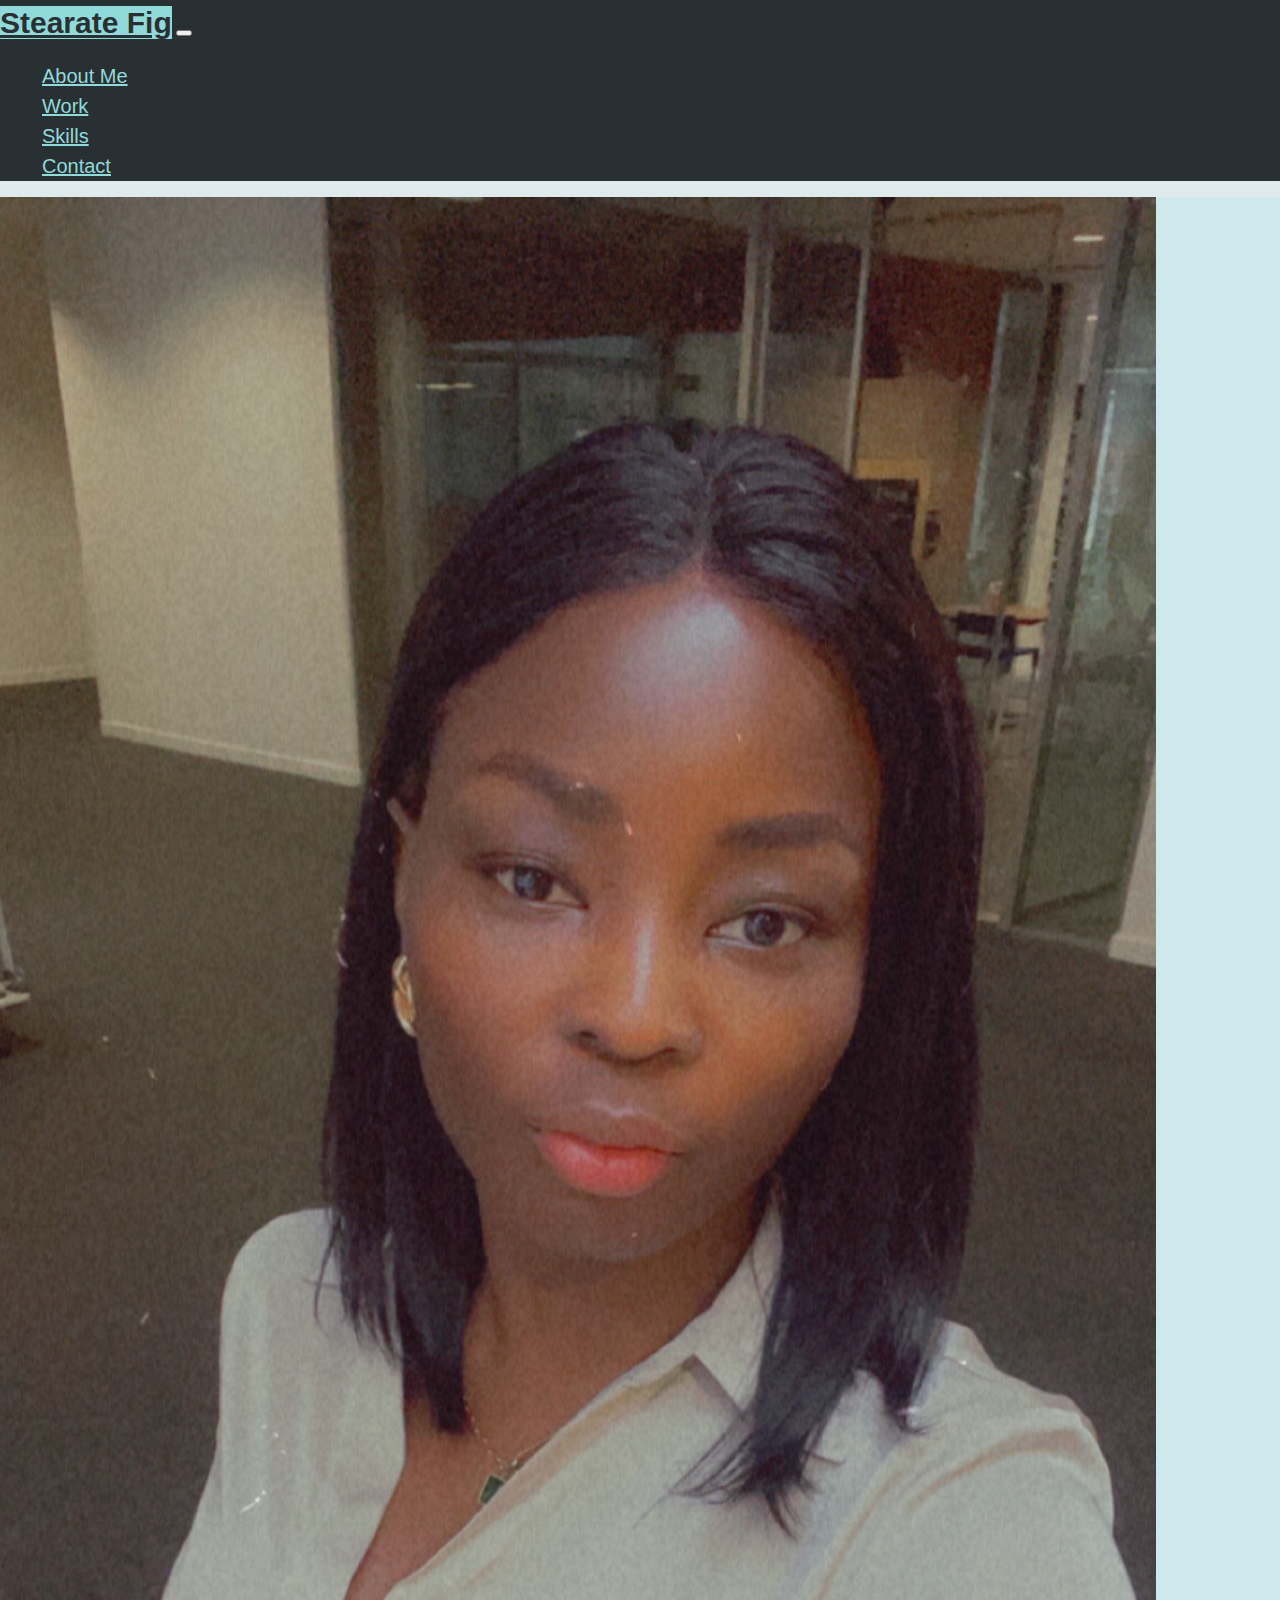
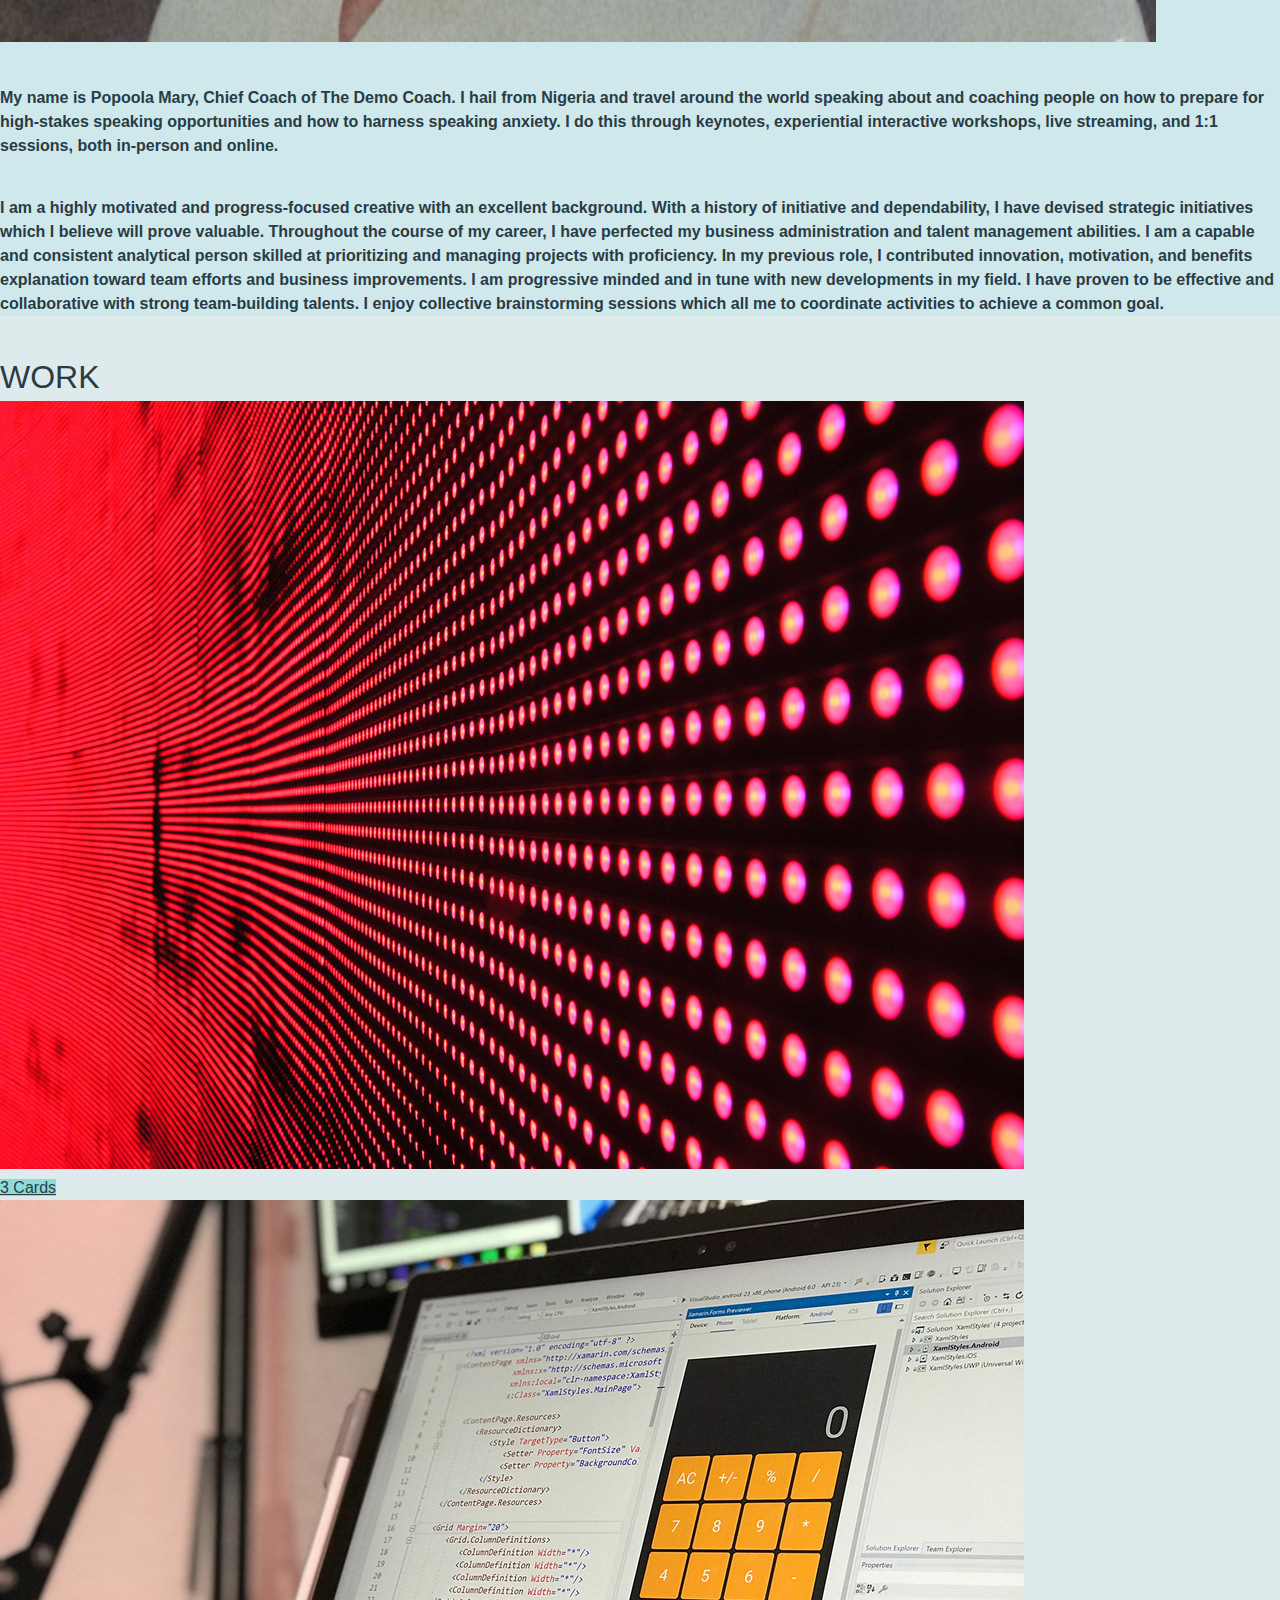
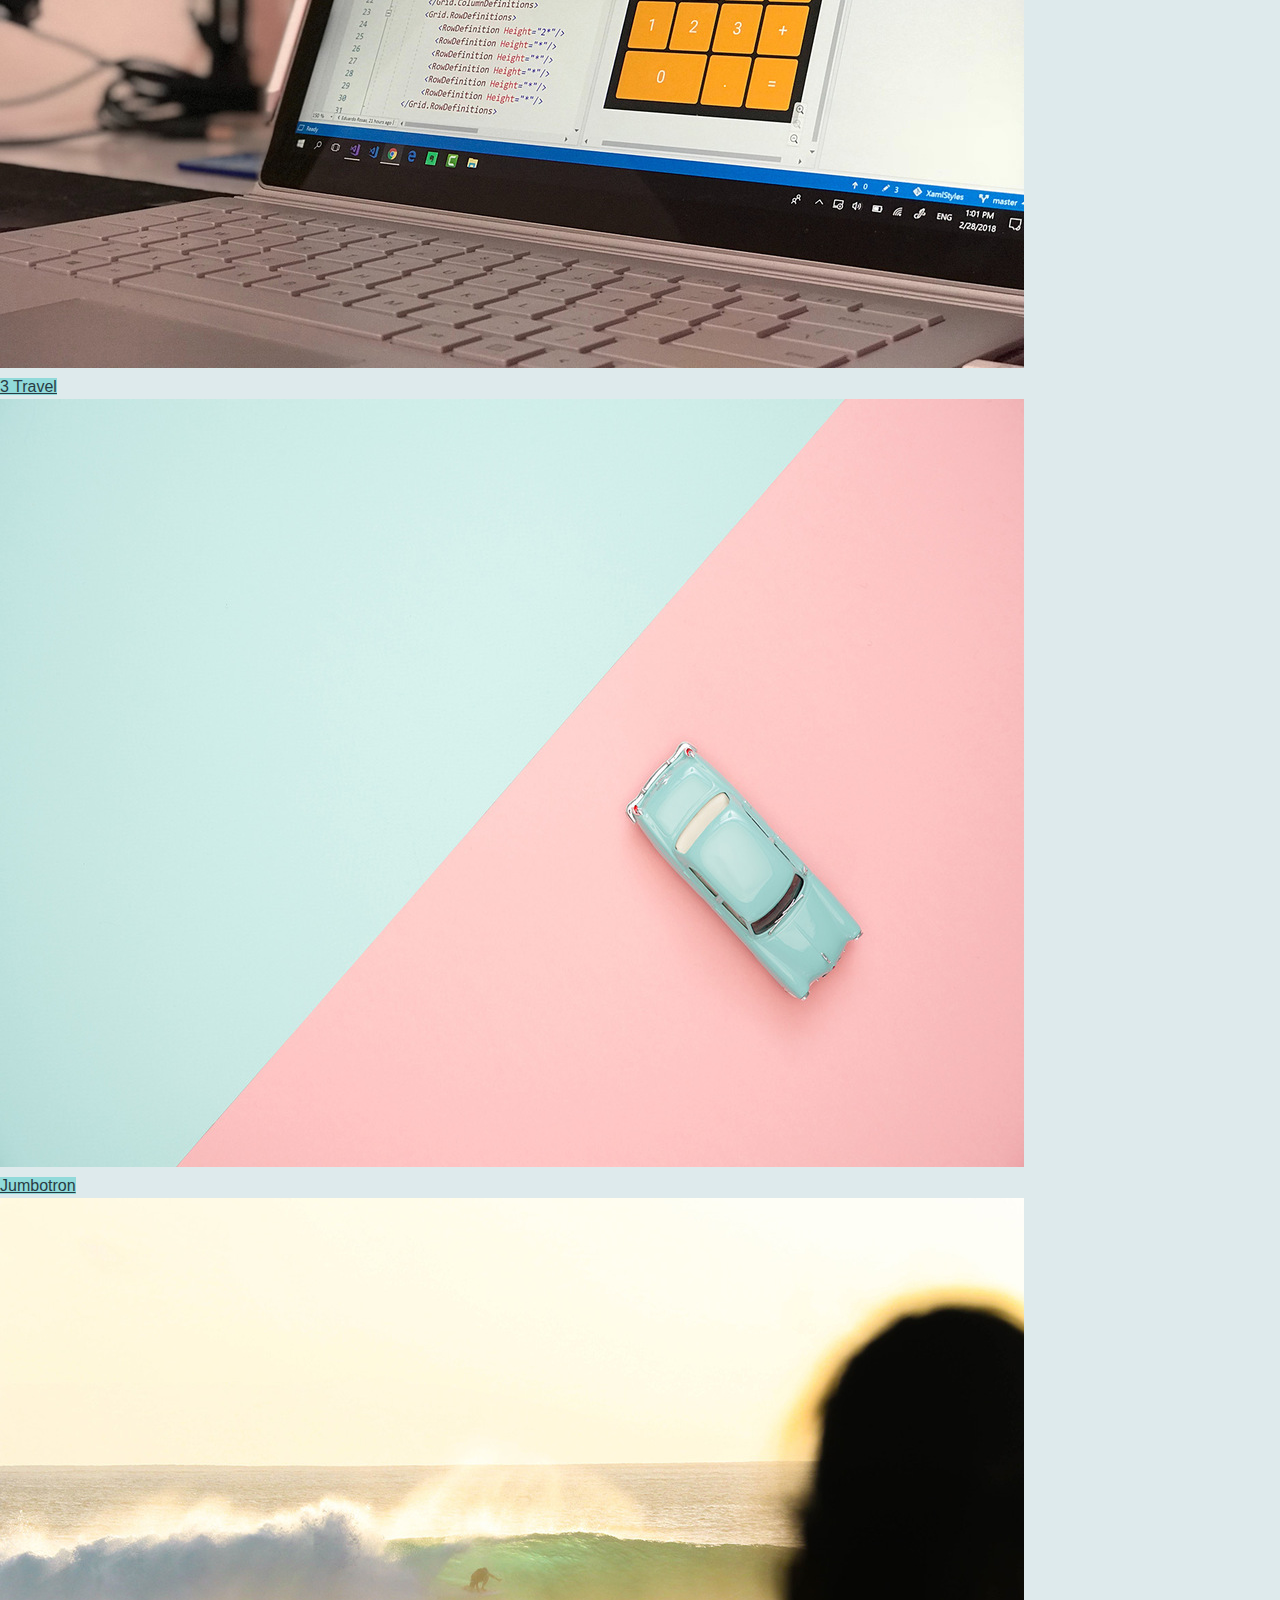
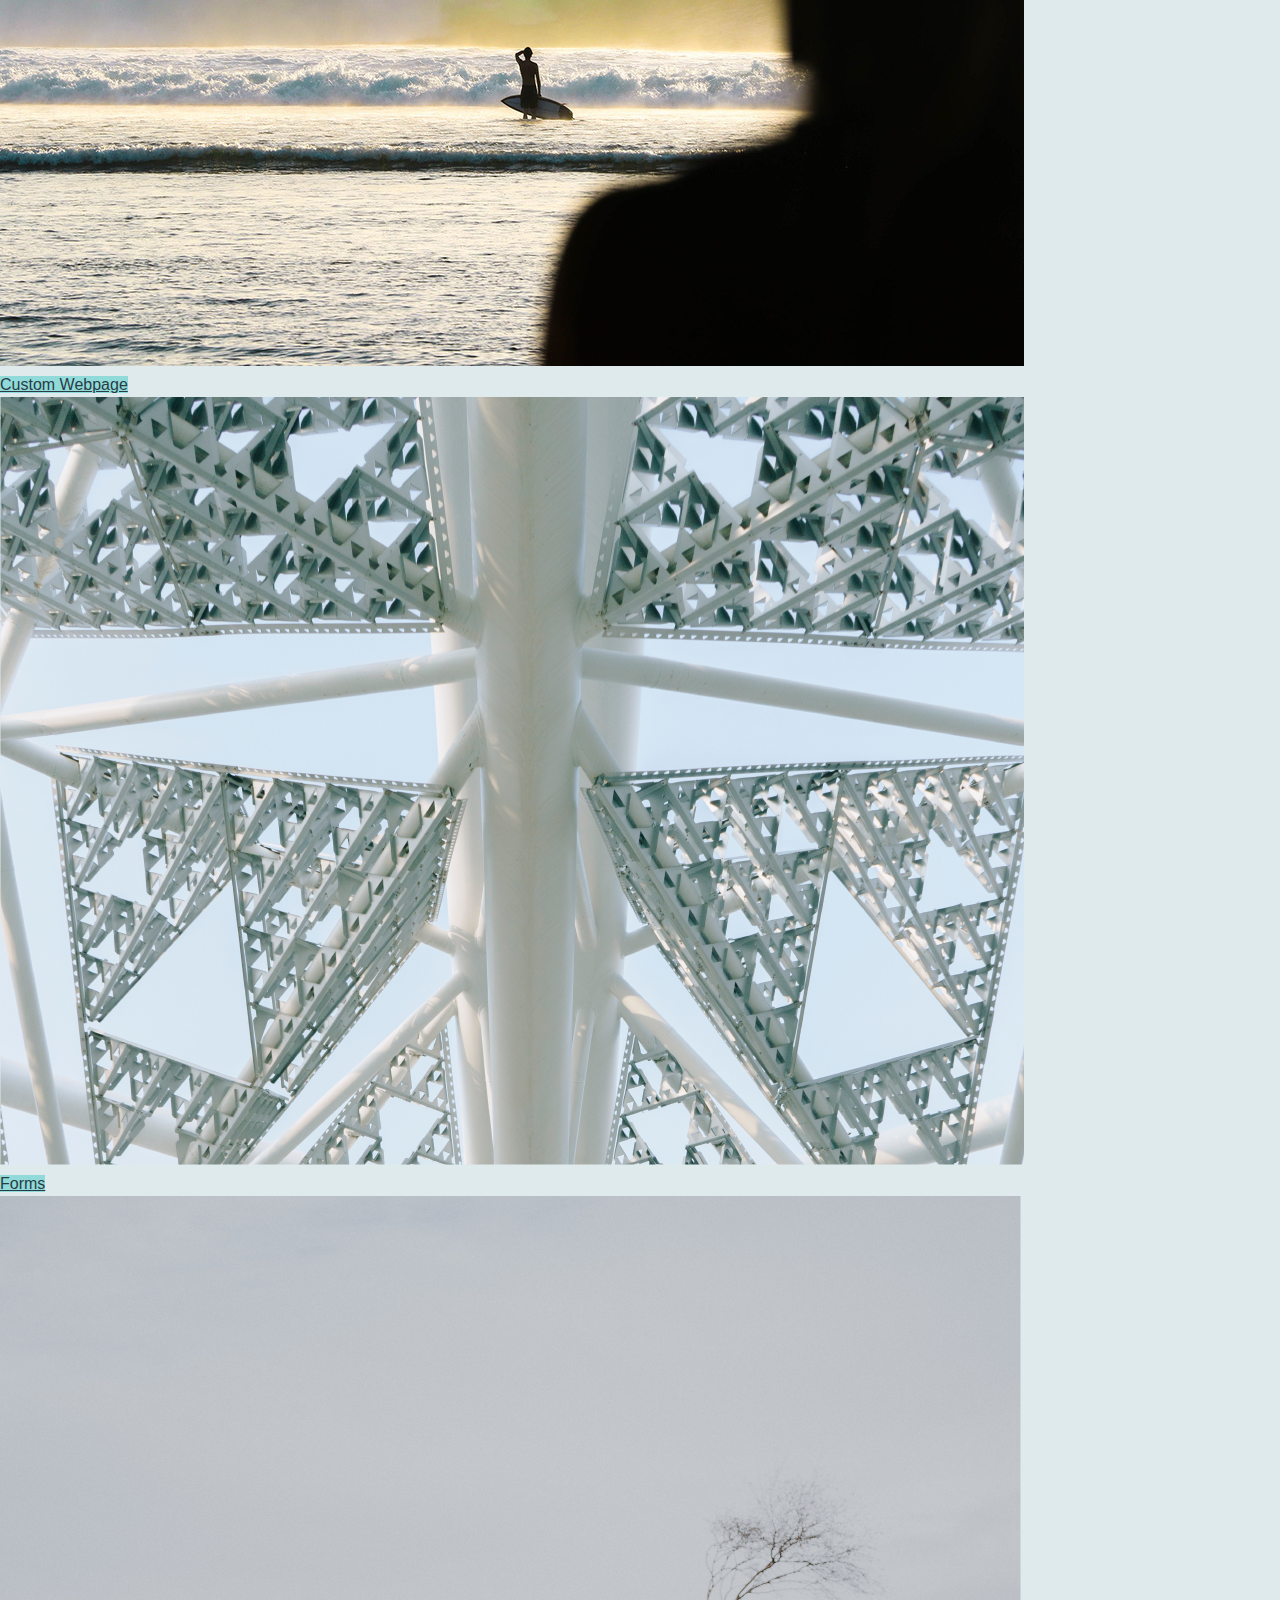
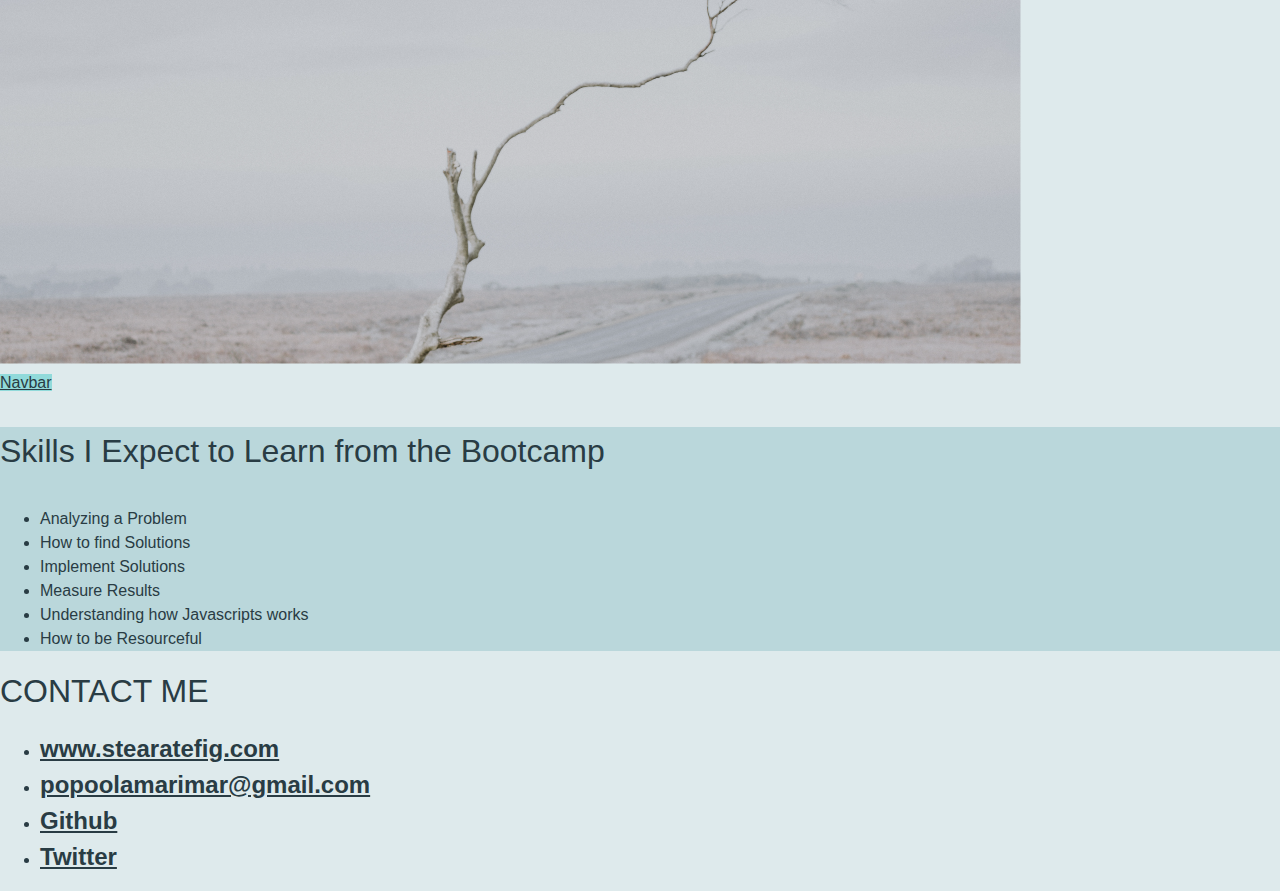
<file: index.html>
<!DOCTYPE html>
<html lang="en">
<head>
    <meta charset="UTF-8">
    <meta http-equiv="X-UA-Compatible" content="IE=edge">
    <meta name="viewport" content="width=device-width, initial-scale=1.0">
    <title>Stearate Fig</title>

    <link rel="stylesheet" href="https://cdn.jsdelivr.net/npm/bootstrap@4.6.2/dist/css/bootstrap.min.css" integrity="sha384-xOolHFLEh07PJGoPkLv1IbcEPTNtaed2xpHsD9ESMhqIYd0nLMwNLD69Npy4HI+N" crossorigin="anonymous">

    <link rel="stylesheet" href="style.css" />
</head>
<body>

    <!-- Navbar -->
    <nav class="navbar navbar-expand-lg navbar-light customNav">
        <a class="navbar-brand text-center" href="#"><strong>Stearate Fig</strong></a>
        <button class="navbar-toggler" type="button" data-toggle="collapse" data-target="#navbarSupportedContent" aria-controls="navbarSupportedContent" aria-expanded="false" aria-label="Toggle navigation">
          <span class="navbar-toggler-icon"></span>
        </button>
        <div class="collapse navbar-collapse" id="navbarSupportedContent">
          <ul class="navbar-nav ml-auto">
            <li class="nav-item active">
            <a class="nav-link" href="#about"><u>About Me</u></a>
            </li>
            <li class="nav-item active">
            <a class="nav-link" href="#work"><u>Work</u></a>
            </li>
            <li class="nav-item active">
                <a class="nav-link" href="#skill"><u>Skills</u></a>
                </li>
            <li class="nav-item active">
            <a class="nav-link" href="#contact"><u>Contact</u></a>
            </li>
          </ul>
        </div>
      </nav>


<!-- Jumbotron -->
<div class="jumbotron">
    <div class="left">
       <div>
    <div class="row">
        <div class="col-4">
            <div class="ml-5">
                <img src="images/IMG-2927.JPG" alt="My Image" class="ml-5 h-75 w-75">
            </div>
        </div>
        <div class="col-8 pl-5 pr-5">
            <h6 style="font-size: 1.25vw;">My name is Popoola Mary, Chief Coach of The Demo Coach. I hail from Nigeria and travel around the world speaking about and coaching people on how to prepare for high-stakes speaking opportunities and how to harness speaking anxiety. I do this through keynotes, experiential interactive workshops, live streaming, and 1:1 sessions, both in-person and online.</h6>
            <h6 style="font-size: 1.25vw;">I am a highly motivated and progress-focused creative with an excellent background. With a history of initiative and dependability, I have devised strategic initiatives which I believe will prove valuable.
              Throughout the course of my career, I have perfected my business administration and talent management abilities. I am a capable and consistent analytical person skilled at prioritizing and managing projects with proficiency. In my previous role, I contributed innovation, motivation, and benefits explanation toward team efforts and business improvements. I am progressive minded and in tune with new developments in my field. I have proven to be effective and collaborative with strong team-building talents. I enjoy collective brainstorming sessions which all me to coordinate activities to achieve a common goal.
            </h6>
        </div>
      </div>
</div>

      </div>
  </div>

<!-- Work -->
<div id="work">
        <div class="text-center" style="font-size: 2.5vw;">WORK
        </div>
        <div class="p-5">
            <div class="row">
                <div class="col-lg-4 col-md-4 col-sm-12">
                  <div class="card">
                    <img src="images/02-portfolio-1.jpg" class="card-img-top" alt="3 cards">
                    <div class="card-body">
                      <a href="3-cards/index.html" class="btn">3 Cards</a>
                    </div>
                  </div>
                </div>
    
                <div class="col-lg-4 col-md-4 col-sm-12">
                  <div class="card">
                    <img src="images/02-portfolio-2.jpg" class="card-img-top" alt="3 Travel">
                    <div class="card-body">
                      <a href="3-travel-california/index.html" class="btn">3 Travel</a>
                    </div>
                  </div>
                </div>
    
                <div class="col-lg-4 col-md-4 col-sm-12">
                  <div class="card">
                    <img src="images/02-portfolio-3.jpg" class="card-img-top" alt="Jumbotron">
                    <div class="card-body">
                      <a href="6-custom-jumbotron/index.html" class="btn">Jumbotron</a>
                    </div>
                  </div>
                </div>
            </div>
    
             <div class="row pt-5">
                    <div class="col-lg-4 col-md-4 col-sm-12">
                      <div class="card">
                        <img src="images/02-portfolio-4.jpg" class="card-img-top" alt="Webpage">
                        <div class="card-body">
                          <a href="custom webpage/index.html" class="btn">Custom Webpage</a>
                        </div>
                      </div>
                    </div>
    
                    <div class="col-lg-4 col-md-4 col-sm-12">
                      <div class="card">
                        <img src="images/3_card.png" class="card-img-top" alt="Forms">
                        <div class="card-body">
                            <a href="4-forms/index.html" class="btn">Forms</a>
                        </div>
                      </div>
                    </div>
    
                    <div class="col-lg-4 col-md-4 col-sm-12">
                      <div class="card">
                        <img src="images/6_card.png" class="card-img-top" alt="Custom-Navbar">
                        <div class="card-body">
                          <a href="5-custom-navbar/index.html" class="btn">Navbar</a>
                        </div>
                      </div>
                    </div>
             </div>
        </div>
    
</div>

<!-- Skills -->
<div class="text-center" id="skill">
    <p style="font-size: 2.5vw;">Skills I Expect to Learn from the Bootcamp</p>
<ul class="list-inline">
    <li>Analyzing a Problem</li>
    <li>How to find Solutions</li>
    <li>Implement Solutions</li>
    <li>Measure Results</li>
    <li>Understanding how Javascripts works</li>
    <li>How to be Resourceful</li>
</ul>
</div>

<!-- Contact -->
<div id="contact">
        <div class="text-center" style="font-size: 2.5vw;">CONTACT ME
        </div>
        <div class="mt-3">
            <ul class="list-inline text-center">
                <li class="list-inline-item">
                    <a href="#website">www.stearatefig.com</a>
                </li>
                <li class="list-inline-item">
                    <a href="#Email">popoolamarimar@gmail.com</a>
                </li>
                <li class="list-inline-item">
                    <a href="#Github">Github</a>
                </li>
                <li class="list-inline-item">
                  <a href="#Twitter">Twitter</a>
              </li>
            </ul>
        </div>

</div>


</body>
</html>
</file>
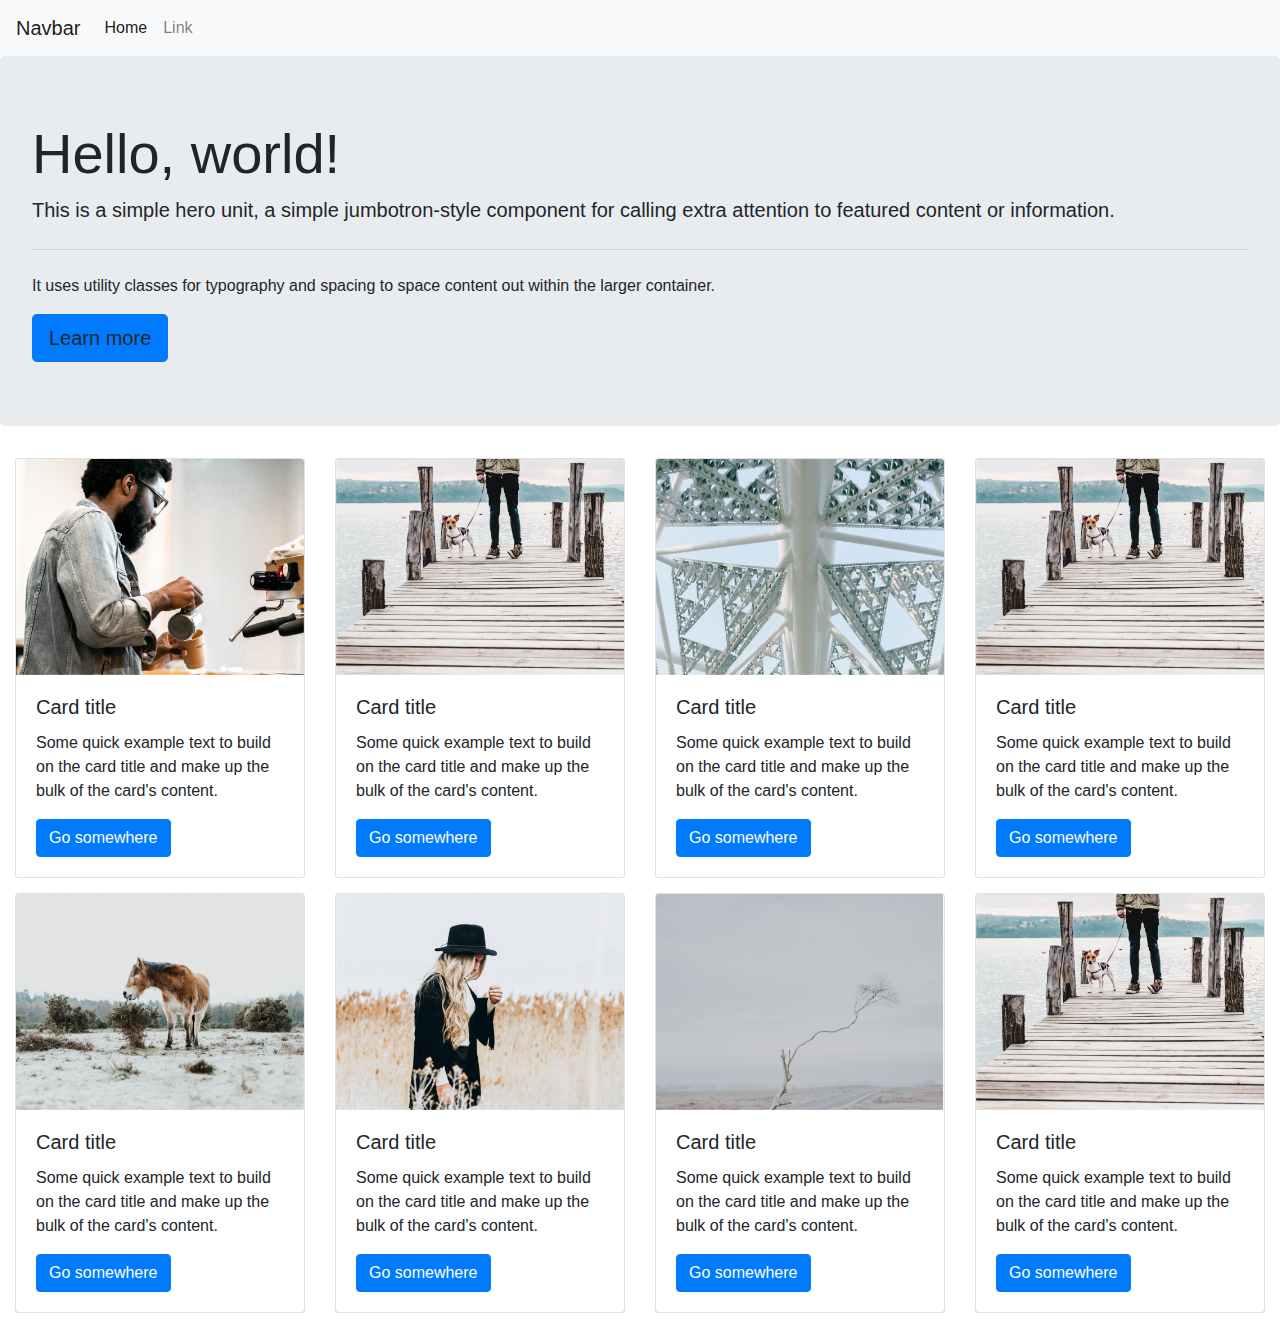
<file: 3-cards/index.html>
<!DOCTYPE html>
<html lang="en-gb">
  <head>
    <!-- Required meta tags -->
    <meta charset="utf-8">
    <meta name="viewport" content="width=device-width, initial-scale=1, shrink-to-fit=no">

    <!-- Bootstrap CSS -->
    <link rel="stylesheet" href="https://stackpath.bootstrapcdn.com/bootstrap/4.3.1/css/bootstrap.min.css" integrity="sha384-ggOyR0iXCbMQv3Xipma34MD+dH/1fQ784/j6cY/iJTQUOhcWr7x9JvoRxT2MZw1T" crossorigin="anonymous">
    <link rel="stylesheet" href="css/index.css">

    <title>Hello, world!</title>
  </head>
  <body>
  <nav class="navbar navbar-expand-lg navbar-light bg-light">
    <a class="navbar-brand" href="#">Navbar</a>
    <button class="navbar-toggler" type="button" data-toggle="collapse" data-target="#navbarSupportedContent" aria-controls="navbarSupportedContent" aria-expanded="false" aria-label="Toggle navigation">
    <span class="navbar-toggler-icon"></span>
  </button>

  <div class="collapse navbar-collapse" id="navbarSupportedContent">
  <ul class="navbar-nav mr-auto">
    <li class="nav-item active">
      <a class="nav-link" href="#">Home <span class="sr-only">(current)</span></a>
    </li>
    <li class="nav-item">
      <a class="nav-link" href="#">Link</a>
    </li>
  </div>
  </nav>

<div class="jumbotron">
  <h1 class="display-4">Hello, world!</h1>
  <p class="lead">This is a simple hero unit, a simple jumbotron-style component for calling extra attention to featured content or information.</p>
  <hr class="my-4">
  <p>It uses utility classes for typography and spacing to space content out within the larger container.</p>
  <a class="btn btn-primary btn-lg" role="button" data-toggle="modal" data-target="#exampleModal">Learn more</a>
</div>

<div class="container-fluid">
  <div class="row">
    <div class="cardContainer col-lg-3 col-md-3 col-sm-12">
      <div class="card">
        <img src="images/1_card.png" class="card-img-top" alt="...">
        <div class="card-body">
          <h5 class="card-title">Card title</h5>
          <p class="card-text">Some quick example text to build on the card title and make up the bulk of the card's content.</p>
          <a href="#" class="btn btn-primary">Go somewhere</a>
        </div>
      </div>
    </div>

    <div class="cardContainer col-lg-3 col-md-3 col-sm-12">
      <div class="card">
        <img src="images/2_card.png" class="card-img-top" alt="...">
        <div class="card-body">
          <h5 class="card-title">Card title</h5>
          <p class="card-text">Some quick example text to build on the card title and make up the bulk of the card's content.</p>
          <a href="#" class="btn btn-primary">Go somewhere</a>
        </div>
      </div>
    </div>

    <div class="cardContainer col-lg-3 col-md-3 col-sm-12">
      <div class="card">
        <img src="images/3_card.png" class="card-img-top" alt="...">
        <div class="card-body">
          <h5 class="card-title">Card title</h5>
          <p class="card-text">Some quick example text to build on the card title and make up the bulk of the card's content.</p>
          <a href="#" class="btn btn-primary">Go somewhere</a>
        </div>
      </div>
    </div>

    <div class="cardContainer col-lg-3 col-md-3 col-sm-12">
      <div class="card">
        <img src="images/2_card.png" class="card-img-top" alt="...">
        <div class="card-body">
          <h5 class="card-title">Card title</h5>
          <p class="card-text">Some quick example text to build on the card title and make up the bulk of the card's content.</p>
          <a href="#" class="btn btn-primary">Go somewhere</a>
        </div>
      </div>
    </div>
  </div><!-- Close row -->

  <div class="row">
    <div class="cardContainer col-lg-3 col-md-3 col-sm-12">
      <div class="card">
        <img src="images/4_card.png" class="card-img-top" alt="...">
        <div class="card-body">
          <h5 class="card-title">Card title</h5>
          <p class="card-text">Some quick example text to build on the card title and make up the bulk of the card's content.</p>
          <a href="#" class="btn btn-primary">Go somewhere</a>
        </div>
      </div>
    </div>

    <div class="cardContainer col-lg-3 col-md-3 col-sm-12">
      <div class="card">
        <img src="images/5_card.png" class="card-img-top" alt="...">
        <div class="card-body">
          <h5 class="card-title">Card title</h5>
          <p class="card-text">Some quick example text to build on the card title and make up the bulk of the card's content.</p>
          <a href="#" class="btn btn-primary">Go somewhere</a>
        </div>
      </div>
    </div>

    <div class="cardContainer col-lg-3 col-md-3 col-sm-12">
      <div class="card">
        <img src="images/6_card.png" class="card-img-top" alt="...">
        <div class="card-body">
          <h5 class="card-title">Card title</h5>
          <p class="card-text">Some quick example text to build on the card title and make up the bulk of the card's content.</p>
          <a href="#" class="btn btn-primary">Go somewhere</a>
        </div>
      </div>
    </div>

    <div class="cardContainer col-lg-3 col-md-3 col-sm-12">
      <div class="card">
        <img src="images/2_card.png" class="card-img-top" alt="...">
        <div class="card-body">
          <h5 class="card-title">Card title</h5>
          <p class="card-text">Some quick example text to build on the card title and make up the bulk of the card's content.</p>
          <a href="#" class="btn btn-primary">Go somewhere</a>
        </div>
      </div>
    </div>
  </div><!-- close row -->
</div><!-- Close container fluid -->

    <!-- Optional JavaScript -->
    <!-- jQuery first, then Popper.js, then Bootstrap JS -->
    <script src="https://code.jquery.com/jquery-3.3.1.slim.min.js" integrity="sha384-q8i/X+965DzO0rT7abK41JStQIAqVgRVzpbzo5smXKp4YfRvH+8abtTE1Pi6jizo" crossorigin="anonymous"></script>
    <script src="https://cdnjs.cloudflare.com/ajax/libs/popper.js/1.14.7/umd/popper.min.js" integrity="sha384-UO2eT0CpHqdSJQ6hJty5KVphtPhzWj9WO1clHTMGa3JDZwrnQq4sF86dIHNDz0W1" crossorigin="anonymous"></script>
    <script src="https://stackpath.bootstrapcdn.com/bootstrap/4.3.1/js/bootstrap.min.js" integrity="sha384-JjSmVgyd0p3pXB1rRibZUAYoIIy6OrQ6VrjIEaFf/nJGzIxFDsf4x0xIM+B07jRM" crossorigin="anonymous"></script>
  </body>
</html>
</file>
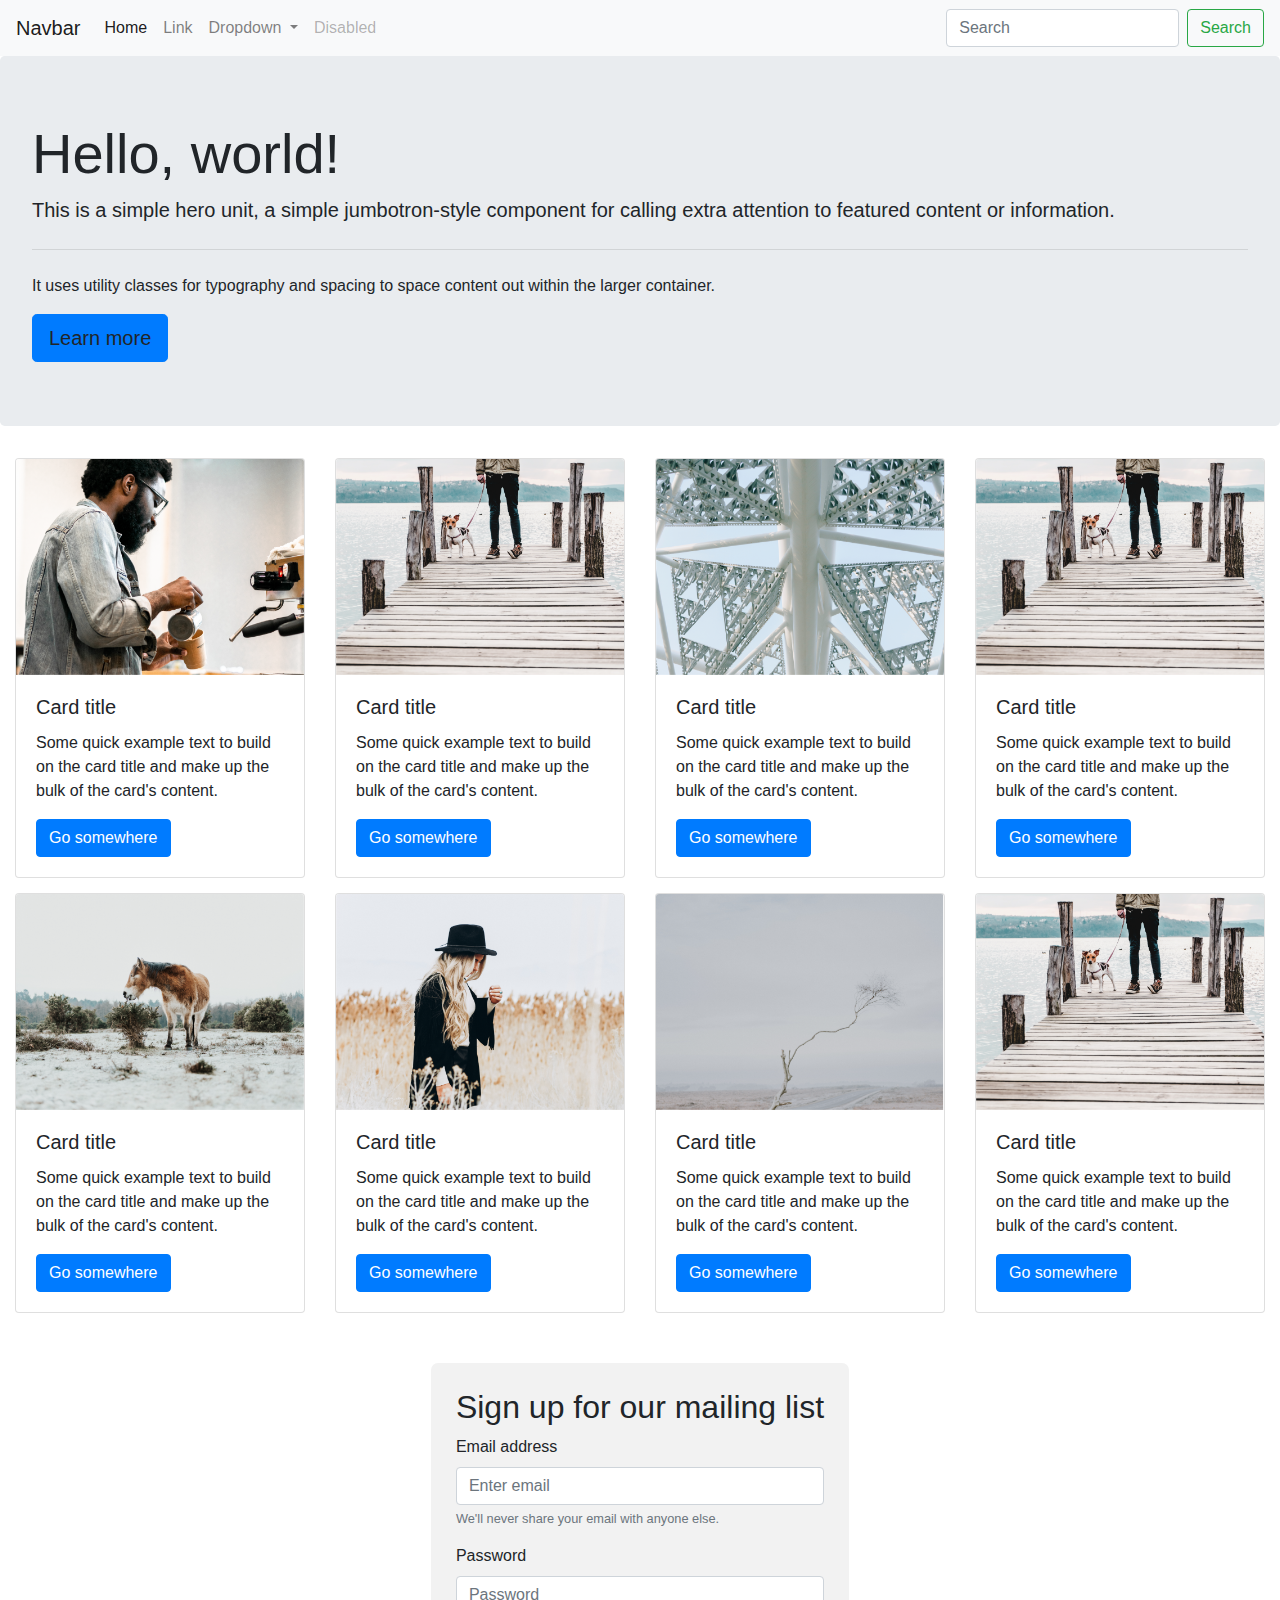
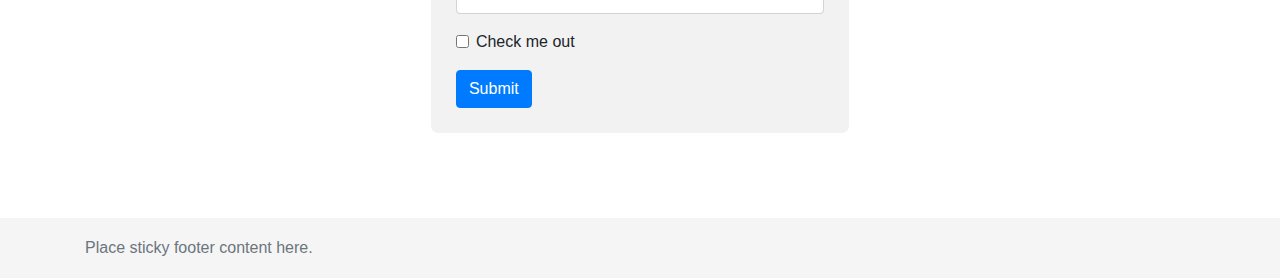
<file: 4-forms/index.html>
<!DOCTYPE html>
<html lang="en-gb">
  <head>
    <!-- Required meta tags -->
    <meta charset="utf-8">
    <meta name="viewport" content="width=device-width, initial-scale=1, shrink-to-fit=no">

    <!-- Bootstrap CSS -->
    <link rel="stylesheet" href="https://stackpath.bootstrapcdn.com/bootstrap/4.3.1/css/bootstrap.min.css" integrity="sha384-ggOyR0iXCbMQv3Xipma34MD+dH/1fQ784/j6cY/iJTQUOhcWr7x9JvoRxT2MZw1T" crossorigin="anonymous">
    <link rel="stylesheet" href="css/index.css">

    <title>Hello, world!</title>
  </head>
  <body>
  <nav class="navbar navbar-expand-lg navbar-light bg-light">
    <a class="navbar-brand" href="#">Navbar</a>
    <button class="navbar-toggler" type="button" data-toggle="collapse" data-target="#navbarSupportedContent" aria-controls="navbarSupportedContent" aria-expanded="false" aria-label="Toggle navigation">
    <span class="navbar-toggler-icon"></span>
  </button>

  <div class="collapse navbar-collapse" id="navbarSupportedContent">
  <ul class="navbar-nav mr-auto">
    <li class="nav-item active">
      <a class="nav-link" href="#">Home <span class="sr-only">(current)</span></a>
    </li>
    <li class="nav-item">
      <a class="nav-link" href="#">Link</a>
    </li>
    <li class="nav-item dropdown">
      <a class="nav-link dropdown-toggle" href="#" id="navbarDropdown" role="button" data-toggle="dropdown" aria-haspopup="true" aria-expanded="false">
        Dropdown
      </a>
      <div class="dropdown-menu" aria-labelledby="navbarDropdown">
        <a class="dropdown-item" href="#">Action</a>
        <a class="dropdown-item" href="#">Another action</a>
        <div class="dropdown-divider"></div>
        <a class="dropdown-item" href="#">Something else here</a>
      </div>
    </li>
    <li class="nav-item">
      <a class="nav-link disabled" href="#" tabindex="-1" aria-disabled="true">Disabled</a>
    </li>
  </ul>
  <form class="form-inline my-2 my-lg-0">
    <input class="form-control mr-sm-2" type="search" placeholder="Search" aria-label="Search">
    <button class="btn btn-outline-success my-2 my-sm-0" type="submit">Search</button>
  </form>
  </div>
  </nav>

<div class="jumbotron">
  <h1 class="display-4">Hello, world!</h1>
  <p class="lead">This is a simple hero unit, a simple jumbotron-style component for calling extra attention to featured content or information.</p>
  <hr class="my-4">
  <p>It uses utility classes for typography and spacing to space content out within the larger container.</p>
  <a class="btn btn-primary btn-lg" role="button" data-toggle="modal" data-target="#exampleModal">Learn more</a>
</div>

<div class="container-fluid">
  <div class="row">
    <div class="cardContainer col-lg-3 col-md-3 col-sm-12">
      <div class="card">
        <img src="images/1_card.png" class="card-img-top" alt="...">
        <div class="card-body">
          <h5 class="card-title">Card title</h5>
          <p class="card-text">Some quick example text to build on the card title and make up the bulk of the card's content.</p>
          <a href="#" class="btn btn-primary">Go somewhere</a>
        </div>
      </div>
    </div>

    <div class="cardContainer col-lg-3 col-md-3 col-sm-12">
      <div class="card">
        <img src="images/2_card.png" class="card-img-top" alt="...">
        <div class="card-body">
          <h5 class="card-title">Card title</h5>
          <p class="card-text">Some quick example text to build on the card title and make up the bulk of the card's content.</p>
          <a href="#" class="btn btn-primary">Go somewhere</a>
        </div>
      </div>
    </div>

    <div class="cardContainer col-lg-3 col-md-3 col-sm-12">
      <div class="card">
        <img src="images/3_card.png" class="card-img-top" alt="...">
        <div class="card-body">
          <h5 class="card-title">Card title</h5>
          <p class="card-text">Some quick example text to build on the card title and make up the bulk of the card's content.</p>
          <a href="#" class="btn btn-primary">Go somewhere</a>
        </div>
      </div>
    </div>

    <div class="cardContainer col-lg-3 col-md-3 col-sm-12">
      <div class="card">
        <img src="images/2_card.png" class="card-img-top" alt="...">
        <div class="card-body">
          <h5 class="card-title">Card title</h5>
          <p class="card-text">Some quick example text to build on the card title and make up the bulk of the card's content.</p>
          <a href="#" class="btn btn-primary">Go somewhere</a>
        </div>
      </div>
    </div>
  </div><!-- Close row -->

  <div class="row">
    <div class="cardContainer col-lg-3 col-md-3 col-sm-12">
      <div class="card">
        <img src="images/4_card.png" class="card-img-top" alt="...">
        <div class="card-body">
          <h5 class="card-title">Card title</h5>
          <p class="card-text">Some quick example text to build on the card title and make up the bulk of the card's content.</p>
          <a href="#" class="btn btn-primary">Go somewhere</a>
        </div>
      </div>
    </div>

    <div class="cardContainer col-lg-3 col-md-3 col-sm-12">
      <div class="card">
        <img src="images/5_card.png" class="card-img-top" alt="...">
        <div class="card-body">
          <h5 class="card-title">Card title</h5>
          <p class="card-text">Some quick example text to build on the card title and make up the bulk of the card's content.</p>
          <a href="#" class="btn btn-primary">Go somewhere</a>
        </div>
      </div>
    </div>

    <div class="cardContainer col-lg-3 col-md-3 col-sm-12">
      <div class="card">
        <img src="images/6_card.png" class="card-img-top" alt="...">
        <div class="card-body">
          <h5 class="card-title">Card title</h5>
          <p class="card-text">Some quick example text to build on the card title and make up the bulk of the card's content.</p>
          <a href="#" class="btn btn-primary">Go somewhere</a>
        </div>
      </div>
    </div>

    <div class="cardContainer col-lg-3 col-md-3 col-sm-12">
      <div class="card">
        <img src="images/2_card.png" class="card-img-top" alt="...">
        <div class="card-body">
          <h5 class="card-title">Card title</h5>
          <p class="card-text">Some quick example text to build on the card title and make up the bulk of the card's content.</p>
          <a href="#" class="btn btn-primary">Go somewhere</a>
        </div>
      </div>
    </div>
  </div><!-- close row -->
</div><!-- Close container fluid -->

<!-- Add form group below -->
<div class="container-fluid signUp">
  <div class="row">
    <form>
      <h2>Sign up for our mailing list</h2>
      <div class="form-group">
        <label for="exampleInputEmail1">Email address</label>
        <input type="email" class="form-control" id="exampleInputEmail1" aria-describedby="emailHelp" placeholder="Enter email">
        <small id="emailHelp" class="form-text text-muted">We'll never share your email with anyone else.</small>
      </div>
      <div class="form-group">
        <label for="exampleInputPassword1">Password</label>
        <input type="password" class="form-control" id="exampleInputPassword1" placeholder="Password">
      </div>
      <div class="form-group form-check">
        <input type="checkbox" class="form-check-input" id="exampleCheck1">
        <label class="form-check-label" for="exampleCheck1">Check me out</label>
      </div>
      <button type="submit" class="btn btn-primary">Submit</button>
      </form>
  </div>
</div>

<footer class="footer">
  <div class="container">
    <span class="text-muted">Place sticky footer content here.</span>
  </div>
</footer>

<!-- Modal -->
<div class="modal fade" id="exampleModal" tabindex="-1" role="dialog" aria-labelledby="exampleModalLabel" aria-hidden="true">
  <div class="modal-dialog" role="document">
    <div class="modal-content">
      <div class="modal-header">
        <h5 class="modal-title" id="exampleModalLabel">Modal title</h5>
        <button type="button" class="close" data-dismiss="modal" aria-label="Close">
          <span aria-hidden="true">&times;</span>
        </button>
      </div>
      <div class="modal-body">
        ...
      </div>
      <div class="modal-footer">
        <button type="button" class="btn btn-secondary" data-dismiss="modal">Close</button>
        <button type="button" class="btn btn-primary">Save changes</button>
      </div>
    </div>
  </div>
</div>
    <!-- Optional JavaScript -->
    <!-- jQuery first, then Popper.js, then Bootstrap JS -->
    <script src="https://code.jquery.com/jquery-3.3.1.slim.min.js" integrity="sha384-q8i/X+965DzO0rT7abK41JStQIAqVgRVzpbzo5smXKp4YfRvH+8abtTE1Pi6jizo" crossorigin="anonymous"></script>
    <script src="https://cdnjs.cloudflare.com/ajax/libs/popper.js/1.14.7/umd/popper.min.js" integrity="sha384-UO2eT0CpHqdSJQ6hJty5KVphtPhzWj9WO1clHTMGa3JDZwrnQq4sF86dIHNDz0W1" crossorigin="anonymous"></script>
    <script src="https://stackpath.bootstrapcdn.com/bootstrap/4.3.1/js/bootstrap.min.js" integrity="sha384-JjSmVgyd0p3pXB1rRibZUAYoIIy6OrQ6VrjIEaFf/nJGzIxFDsf4x0xIM+B07jRM" crossorigin="anonymous"></script>
  </body>
</html>
</file>
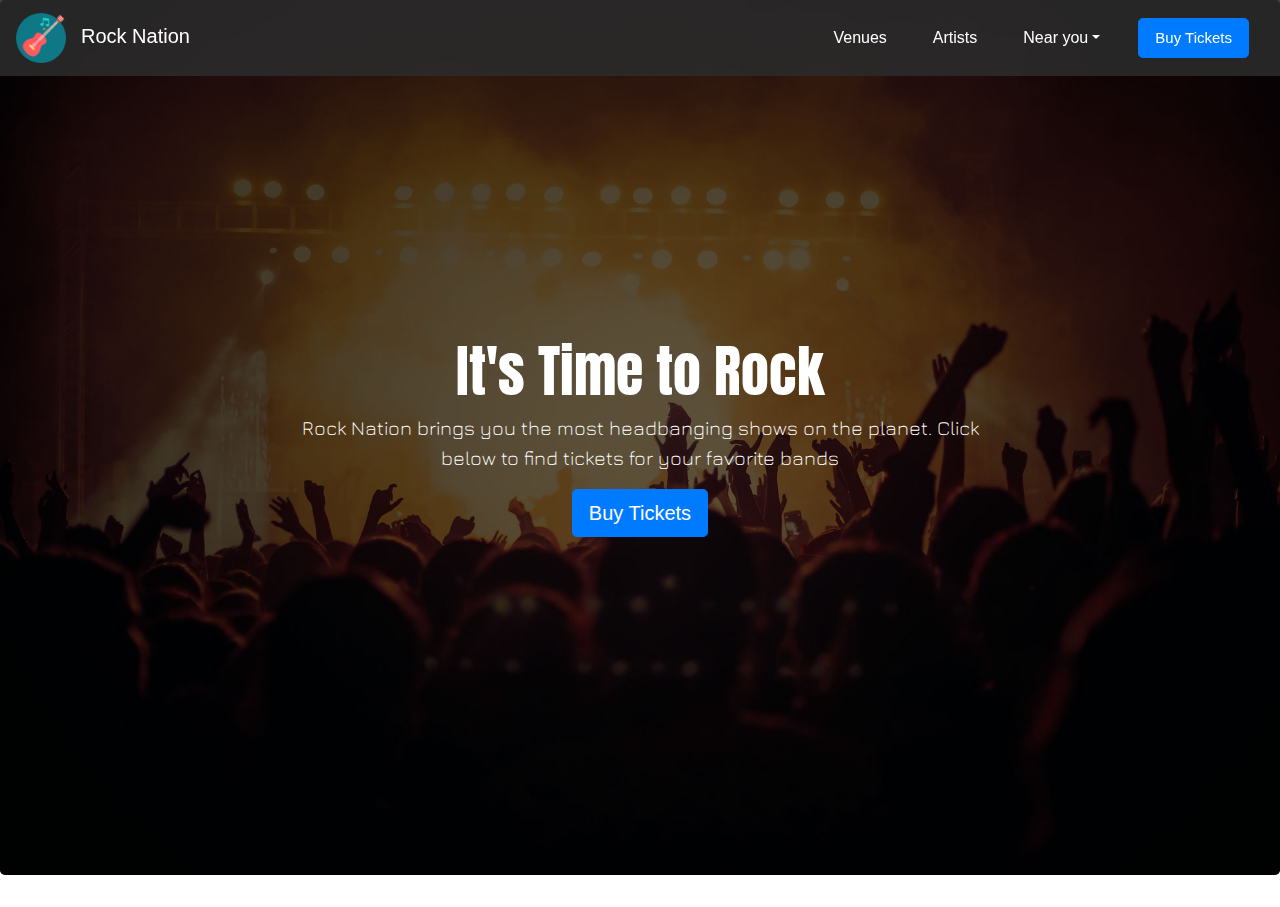
<file: 6-custom-jumbotron/index.html>
<!DOCTYPE html>
<html lang="en-gb">

  <head>
    <!-- Required meta tags -->
    <meta charset="utf-8">
    <meta name="viewport" content="width=device-width, initial-scale=1, shrink-to-fit=no">

    <!-- Bootstrap CSS -->
    <link rel="stylesheet" href="https://stackpath.bootstrapcdn.com/bootstrap/4.3.1/css/bootstrap.min.css" integrity="sha384-ggOyR0iXCbMQv3Xipma34MD+dH/1fQ784/j6cY/iJTQUOhcWr7x9JvoRxT2MZw1T" crossorigin="anonymous">
    <link href="https://fonts.googleapis.com/css?family=Anton|Jura&display=swap" rel="stylesheet">
    <link rel="stylesheet" href="css/index.css">

    <title>Rock Nation</title>
  </head>
  <body>

    <!-- Navigation bar -->
    <nav class="navbar navbar-expand-lg navbar-light bg-light customNav">
      <a class="navbar-brand" href="#"><img src="images/acoustic-guitar.png">Rock Nation</a>
      <button class="navbar-toggler" type="button" data-toggle="collapse" data-target="#navbarSupportedContent"
        aria-controls="navbarSupportedContent" aria-expanded="false" aria-label="Toggle navigation">
        <span class="navbar-toggler-icon"></span>
      </button>
      <div class="collapse navbar-collapse" id="navbarSupportedContent">
        <ul class="navbar-nav mr-auto">
          <li class="nav-item active">
            <a class="nav-link" href="#">Venues <span class="sr-only">(current)</span></a>
          </li>
          <li class="nav-item">
            <a class="nav-link" href="#">Artists</a>
          </li>
          <li class="nav-item dropdown">
            <a class="nav-link dropdown-toggle" href="#" id="navbarDropdown" role="button" data-toggle="dropdown" aria-haspopup="true" aria-expanded="false">Near you</a>
            <div class="dropdown-menu" aria-labelledby="navbarDropdown">
              <a class="dropdown-item" href="#">Venues</a>
              <div class="dropdown-divider"></div>
              <a class="dropdown-item" href="#">Artists</a>
              <div class="dropdown-divider"></div>
              <a class="dropdown-item" href="#">Upcoming Acts</a>
            </div>
          </li>
          <li class="nav-item">
            <a class="btn btn-primary btn-lg navCTA" href="#" role="button">Buy Tickets</a>
          </li>
        </ul>
      </div>
    </nav>
    <!-- End navigation bar -->
     
    <!-- Jumbotron -->
    <div class="jumbotron rockBackground">
      <div class="jumboCopy">
        <h1 class="display-4">It's Time to Rock</h1>
        <p class="lead">Rock Nation brings you the most headbanging shows on the planet. Click below to find tickets for
          your favorite bands</p>
        <a class="btn btn-primary btn-lg" href="#" role="button">Buy Tickets</a>
      </div>
    </div>
    <!-- End jumbotron -->

    <!-- Optional JavaScript -->
    <!-- jQuery first, then Popper.js, then Bootstrap JS -->
    <script src="https://code.jquery.com/jquery-3.3.1.slim.min.js"
      integrity="sha384-q8i/X+965DzO0rT7abK41JStQIAqVgRVzpbzo5smXKp4YfRvH+8abtTE1Pi6jizo"
      crossorigin="anonymous"></script>
    <script src="https://cdnjs.cloudflare.com/ajax/libs/popper.js/1.14.7/umd/popper.min.js"
      integrity="sha384-UO2eT0CpHqdSJQ6hJty5KVphtPhzWj9WO1clHTMGa3JDZwrnQq4sF86dIHNDz0W1"
      crossorigin="anonymous"></script>
    <script src="https://stackpath.bootstrapcdn.com/bootstrap/4.3.1/js/bootstrap.min.js"
      integrity="sha384-JjSmVgyd0p3pXB1rRibZUAYoIIy6OrQ6VrjIEaFf/nJGzIxFDsf4x0xIM+B07jRM"
      crossorigin="anonymous"></script>
  </body>

</html>
</file>
<file: style.css>
* {
    box-sizing: border-box;
  }
  
  body {
    margin: 0;
    padding: 0;
    font-family: 'Trebuchet MS', 'Lucida Sans Unicode', 'Lucida Grande', 'Lucida Sans', Arial, sans-serif;
    line-height: 1.5;
    background-color: #deeaec;
    color:  #293c44;
  }

.navbar {
  background-color: #293033;
    color: #293033;
}
  .navbar-brand { 
    font-size: 30px;
    background-color: rgb(145, 218, 218);
    color: #293033;
    width: 200px;
    height: 60px;
  }
  
 u {
  font-size: 20px;
    color: rgb(145, 218, 218);
    margin: 2px;
  }

.jumbotron {
  background-color: #cfe8ec;
 }

#work {
    background-color: #deeaec;
  }

  .card {
    border-radius: 7px;
  }

  .btn {
    background-color: rgb(145, 218, 218);
  }

  .btn:hover {
    box-shadow: 0 12px 16px 0 rgba(0,0,0,0.24), 0 17px 50px 0 rgba(0,0,0,0.19);
  }

#contact a {
  color:  #293c44;
  text-decoration: underline;
  font-weight: bold;
font-size: 1.5em;
}

#skill {
  background-color: #bad7db;
}
h3 {
  font-size: 2vw;
}
p {
  font-size: 1.05vw;
}
a  {
  color: #293c44;
  transition-duration: 0.4s;
  cursor: pointer;
}
a:hover {
  background-color: #c2e7ec;
}
</file>
<file: 3-cards/css/index.css>
footer {
  position: absolute;
  width: 100%;
  height: 60px;
  line-height: 60px;
  background-color: #f5f5f5;
  margin-top: 50px;
}
.cardContainer {
  margin-bottom: 15px;
}
.card {
  margin: 0 auto;
}
.signUp form {
  margin: 35px auto;
  background-color: #f2f2f2;
  padding: 25px;
  border-radius: 7px;
}
</file>
<file: 4-forms/css/index.css>
footer {
  position: absolute;
  width: 100%;
  height: 60px;
  line-height: 60px;
  background-color: #f5f5f5;
  margin-top: 50px;
}
.cardContainer {
  margin-bottom: 15px;
}
.card {
  margin: 0 auto;
}
.signUp form {
  margin: 35px auto;
  background-color: #f2f2f2;
  padding: 25px;
  border-radius: 7px;
}
</file>
<file: 6-custom-jumbotron/css/index.css>
/* Text */
h1, h2, h3 , h4, h5, h6 {
  font-family: 'Anton', sans-serif;
}
p {
  font-family: 'Jura', sans-serif;
}

/* Navigation bar */

/* General */
.customNav {
  position: fixed;
  width: 100%;
  background: url("../images/transparency.png");
  background-color: transparent !important;
  background-size: cover;
  z-index: 10;
}
.navbar-nav {
  margin-left: auto;
  margin-right: 0 !important;
}
.navbar-brand img {
  padding-right: 15px;
  width: 65px;
}
.nav-item {
  margin: 0px 15px;
}

/* Navigation dropdown menu */
.dropdown-menu {
  background: url("../images/transparency.png");
  background-color: transparent !important;
  background-size: cover;
}
.dropdown-item:focus, .dropdown-item:hover {
    color: #16181b;
    text-decoration: none;
    background: black;
}

/* Navigation links */
.customNav a {
  color: white !important;
}
.navCTA {
  font-size: 15px;
}

/* Jumbotron  */
.jumbotron {
  background-image: url(../images/rockOn_dark.jpg);
  background-size: cover;
  background-repeat: no-repeat;
  height: calc(100vh - 25px);
  display: flex;
  align-items: center;
  justify-content: center;
}

/* Jumbotron copy */
.jumboCopy {
  width: 70%;
  min-width: 500px;
  max-width: 700px;
  color: white;
  text-align: center;
}

/* STYLES FOR TEMPLATE PLEASE DO NOT TOUCH*/
.dropdown-menu {
  left: -97px;
}
footer {
  position: absolute;
  width: 100%;
  height: 60px;
  line-height: 60px;
  background-color: #f5f5f5;
  margin-top: 50px;
}
.cardContainer {
  margin-top: 20px;
}
.card {
  margin: 0 auto;
}
</file>
